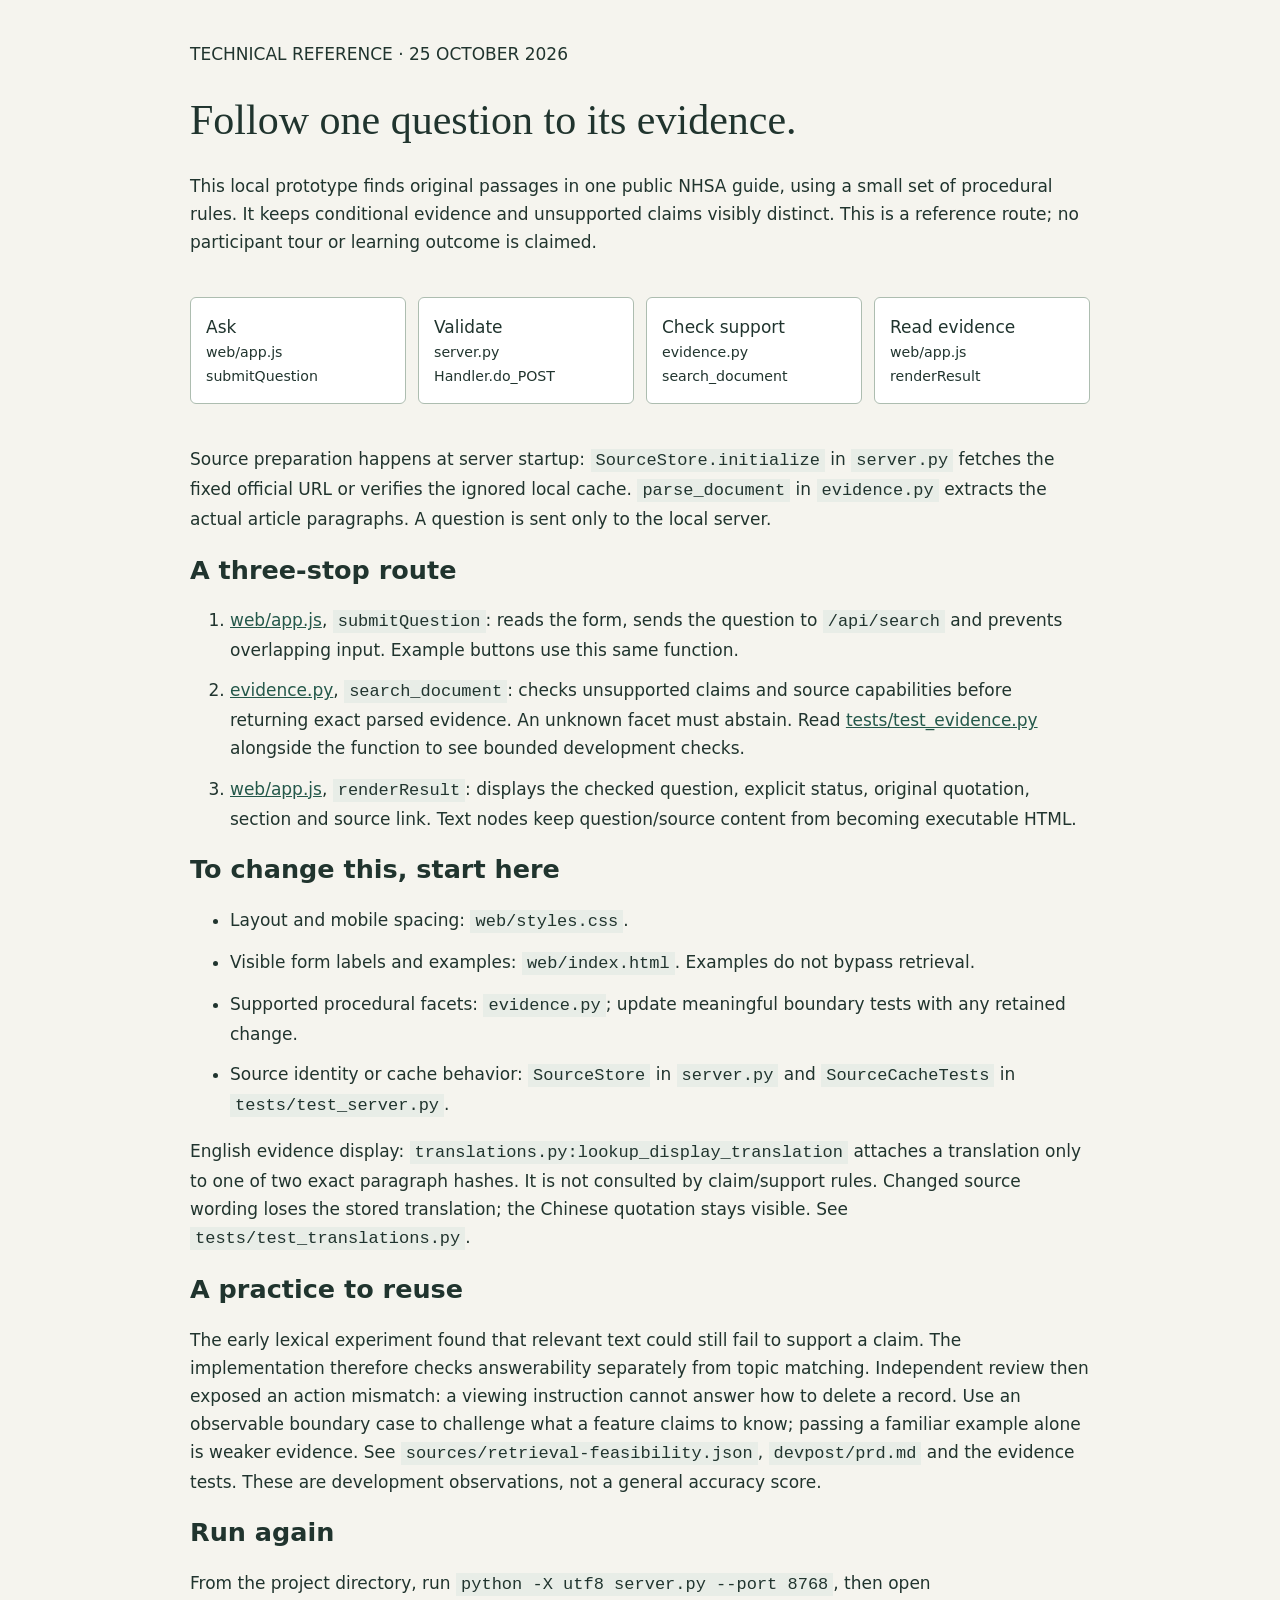
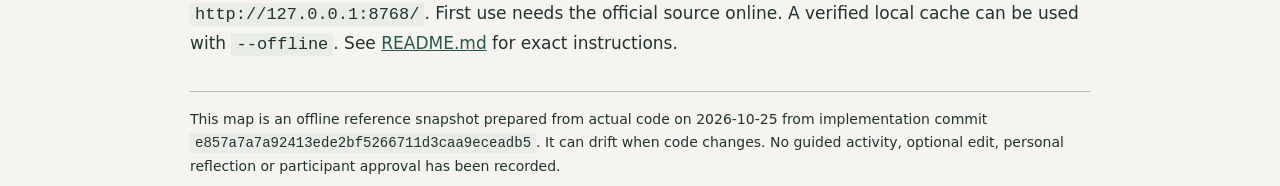
<file: devpost/app-map.html>
<!doctype html>
<html lang="en"><head><meta charset="utf-8"><meta name="viewport" content="width=device-width,initial-scale=1"><title>Prototype code reference</title>
<style>body{font:17px/1.65 system-ui,sans-serif;color:#20342e;background:#f5f4ee;max-width:900px;margin:40px auto;padding:0 24px}h1,h2{line-height:1.2}h1{font:42px Georgia,serif}a{color:#24584a}code{background:#e8ede7;padding:2px 5px;overflow-wrap:anywhere}.flow{display:flex;flex-wrap:wrap;gap:12px;padding:24px 0}.flow div{flex:1;min-width:130px;border:1px solid #adbdb0;padding:15px;background:white;border-radius:6px}.flow small{display:block}li{margin:12px 0}footer{font-size:14px;border-top:1px solid #adbdb0;margin-top:32px;padding-top:16px}</style></head>
<body><p>TECHNICAL REFERENCE · 25 OCTOBER 2026</p><h1>Follow one question to its evidence.</h1><p>This local prototype finds original passages in one public NHSA guide, using a small set of procedural rules. It keeps conditional evidence and unsupported claims visibly distinct. This is a reference route; no participant tour or learning outcome is claimed.</p>
<div class="flow" aria-label="Question to result flow"><div>Ask<small>web/app.js<br>submitQuestion</small></div><div>Validate<small>server.py<br>Handler.do_POST</small></div><div>Check support<small>evidence.py<br>search_document</small></div><div>Read evidence<small>web/app.js<br>renderResult</small></div></div>
<p>Source preparation happens at server startup: <code>SourceStore.initialize</code> in <code>server.py</code> fetches the fixed official URL or verifies the ignored local cache. <code>parse_document</code> in <code>evidence.py</code> extracts the actual article paragraphs. A question is sent only to the local server.</p>
<h2>A three-stop route</h2><ol><li><a href="../web/app.js">web/app.js</a>, <code>submitQuestion</code>: reads the form, sends the question to <code>/api/search</code> and prevents overlapping input. Example buttons use this same function.</li><li><a href="../evidence.py">evidence.py</a>, <code>search_document</code>: checks unsupported claims and source capabilities before returning exact parsed evidence. An unknown facet must abstain. Read <a href="../tests/test_evidence.py">tests/test_evidence.py</a> alongside the function to see bounded development checks.</li><li><a href="../web/app.js">web/app.js</a>, <code>renderResult</code>: displays the checked question, explicit status, original quotation, section and source link. Text nodes keep question/source content from becoming executable HTML.</li></ol>
<h2>To change this, start here</h2><ul><li>Layout and mobile spacing: <code>web/styles.css</code>.</li><li>Visible form labels and examples: <code>web/index.html</code>. Examples do not bypass retrieval.</li><li>Supported procedural facets: <code>evidence.py</code>; update meaningful boundary tests with any retained change.</li><li>Source identity or cache behavior: <code>SourceStore</code> in <code>server.py</code> and <code>SourceCacheTests</code> in <code>tests/test_server.py</code>.</li></ul>
<p>English evidence display: <code>translations.py:lookup_display_translation</code> attaches a translation only to one of two exact paragraph hashes. It is not consulted by claim/support rules. Changed source wording loses the stored translation; the Chinese quotation stays visible. See <code>tests/test_translations.py</code>.</p><h2>A practice to reuse</h2><p>The early lexical experiment found that relevant text could still fail to support a claim. The implementation therefore checks answerability separately from topic matching. Independent review then exposed an action mismatch: a viewing instruction cannot answer how to delete a record. Use an observable boundary case to challenge what a feature claims to know; passing a familiar example alone is weaker evidence. See <code>sources/retrieval-feasibility.json</code>, <code>devpost/prd.md</code> and the evidence tests. These are development observations, not a general accuracy score.</p>
<h2>Run again</h2><p>From the project directory, run <code>python -X utf8 server.py --port 8768</code>, then open <code>http://127.0.0.1:8768/</code>. First use needs the official source online. A verified local cache can be used with <code>--offline</code>. See <a href="../README.md">README.md</a> for exact instructions.</p>
<footer>This map is an offline reference snapshot prepared from actual code on 2026-10-25 from implementation commit <code>e857a7a7a92413ede2bf5266711d3caa9eceadb5</code>. It can drift when code changes. No guided activity, optional edit, personal reflection or participant approval has been recorded.</footer></body></html>
</file>
